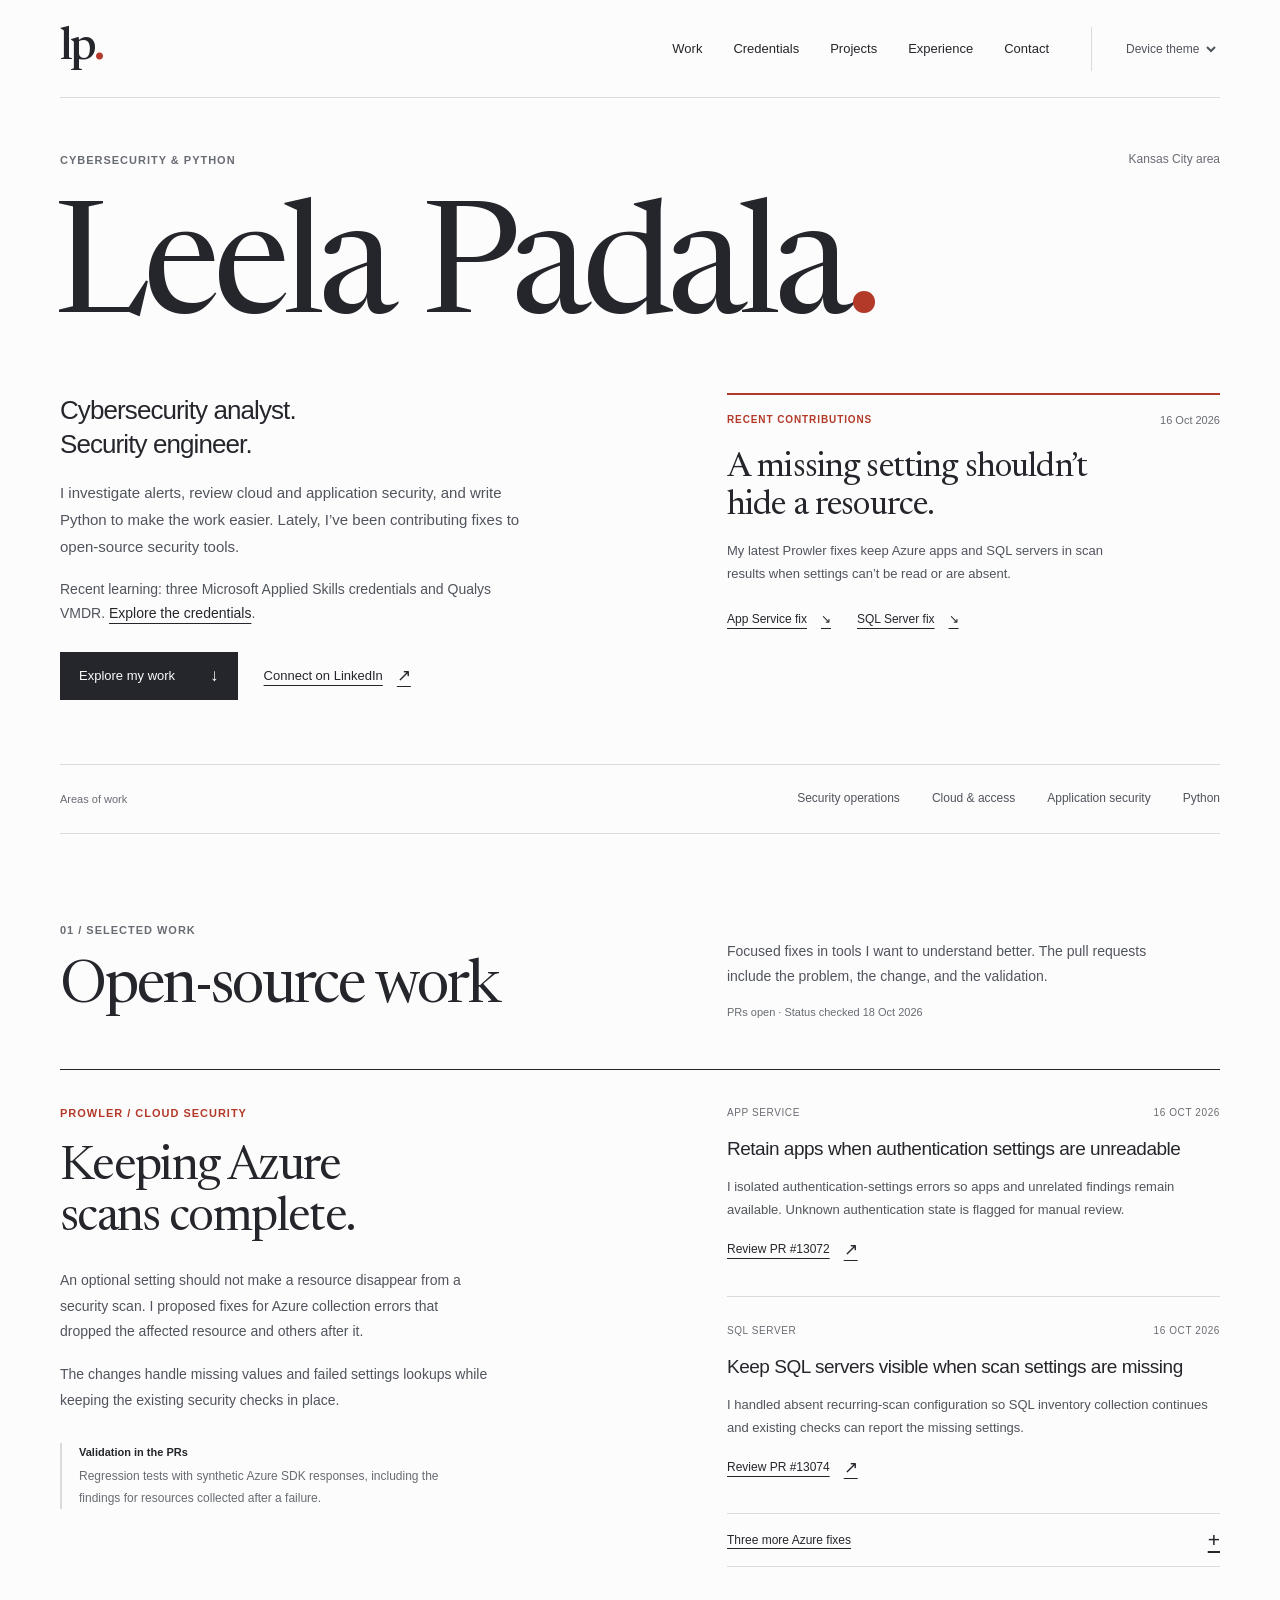
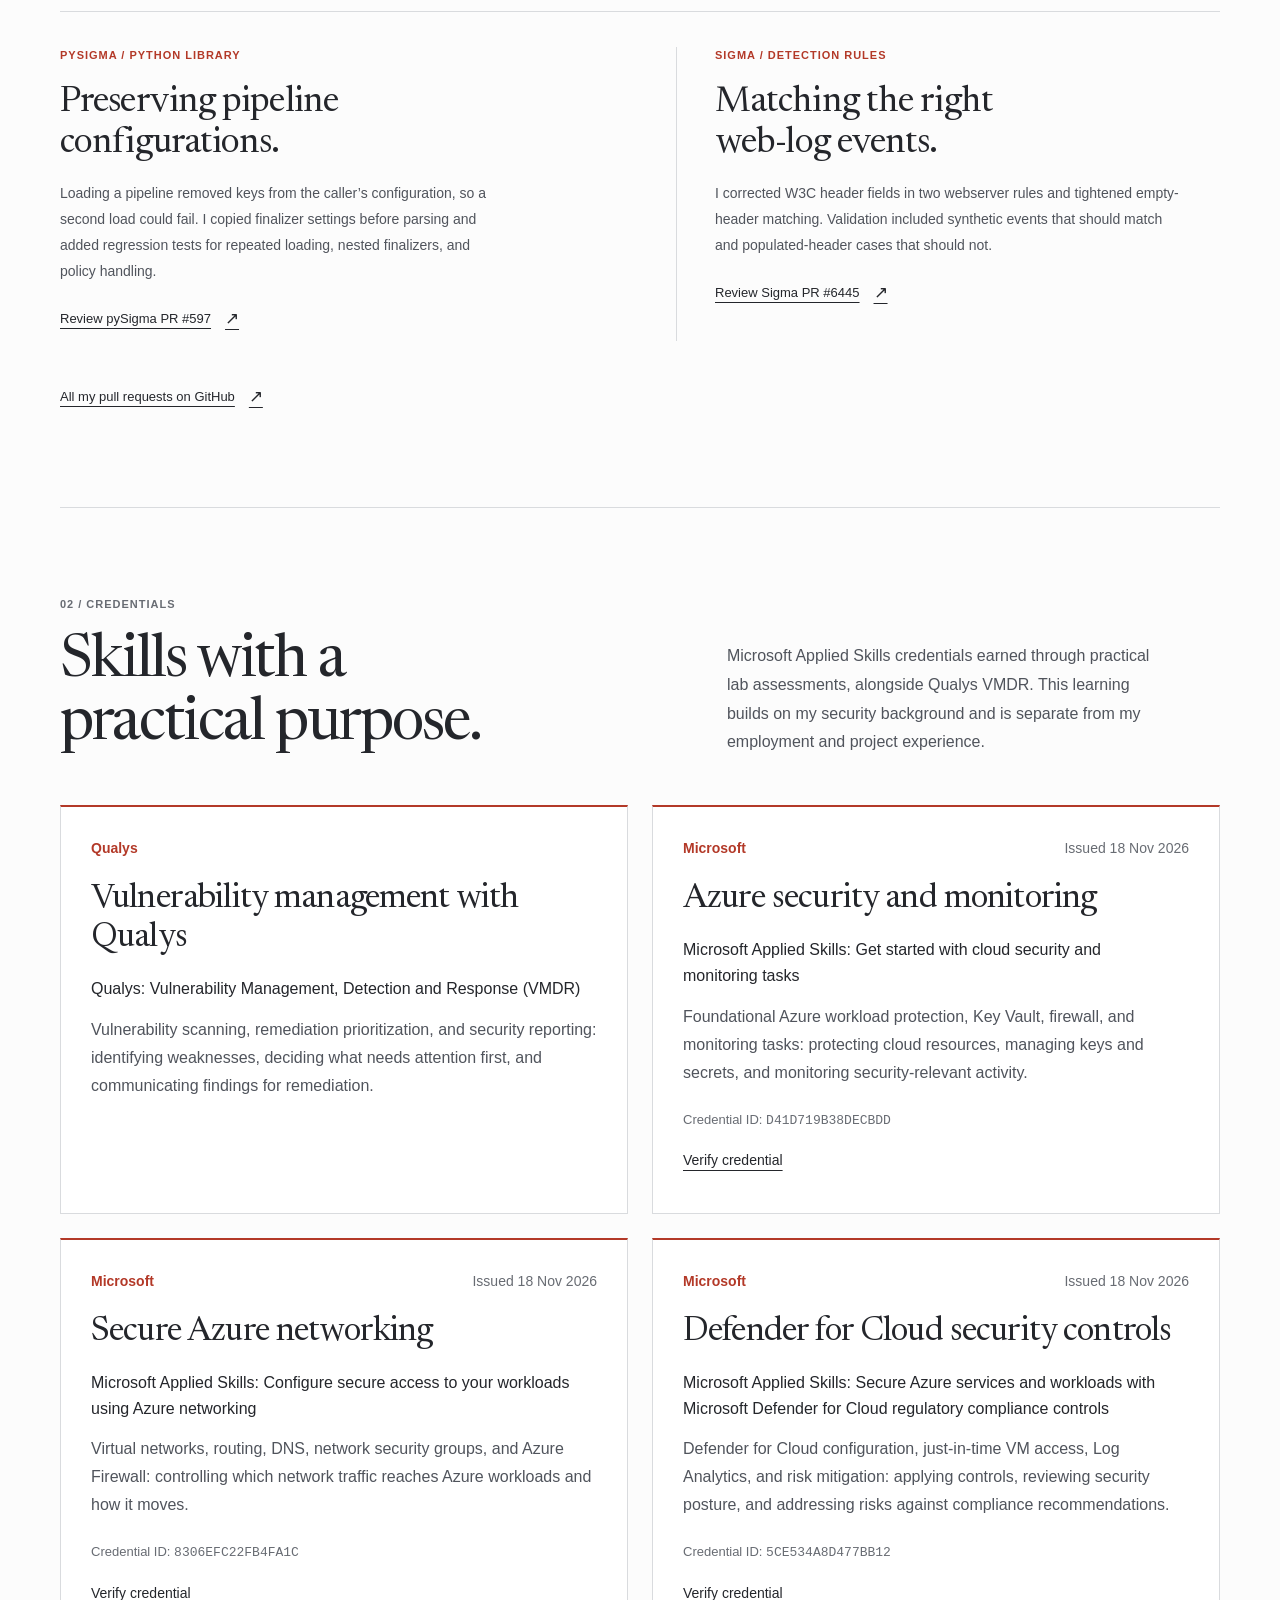
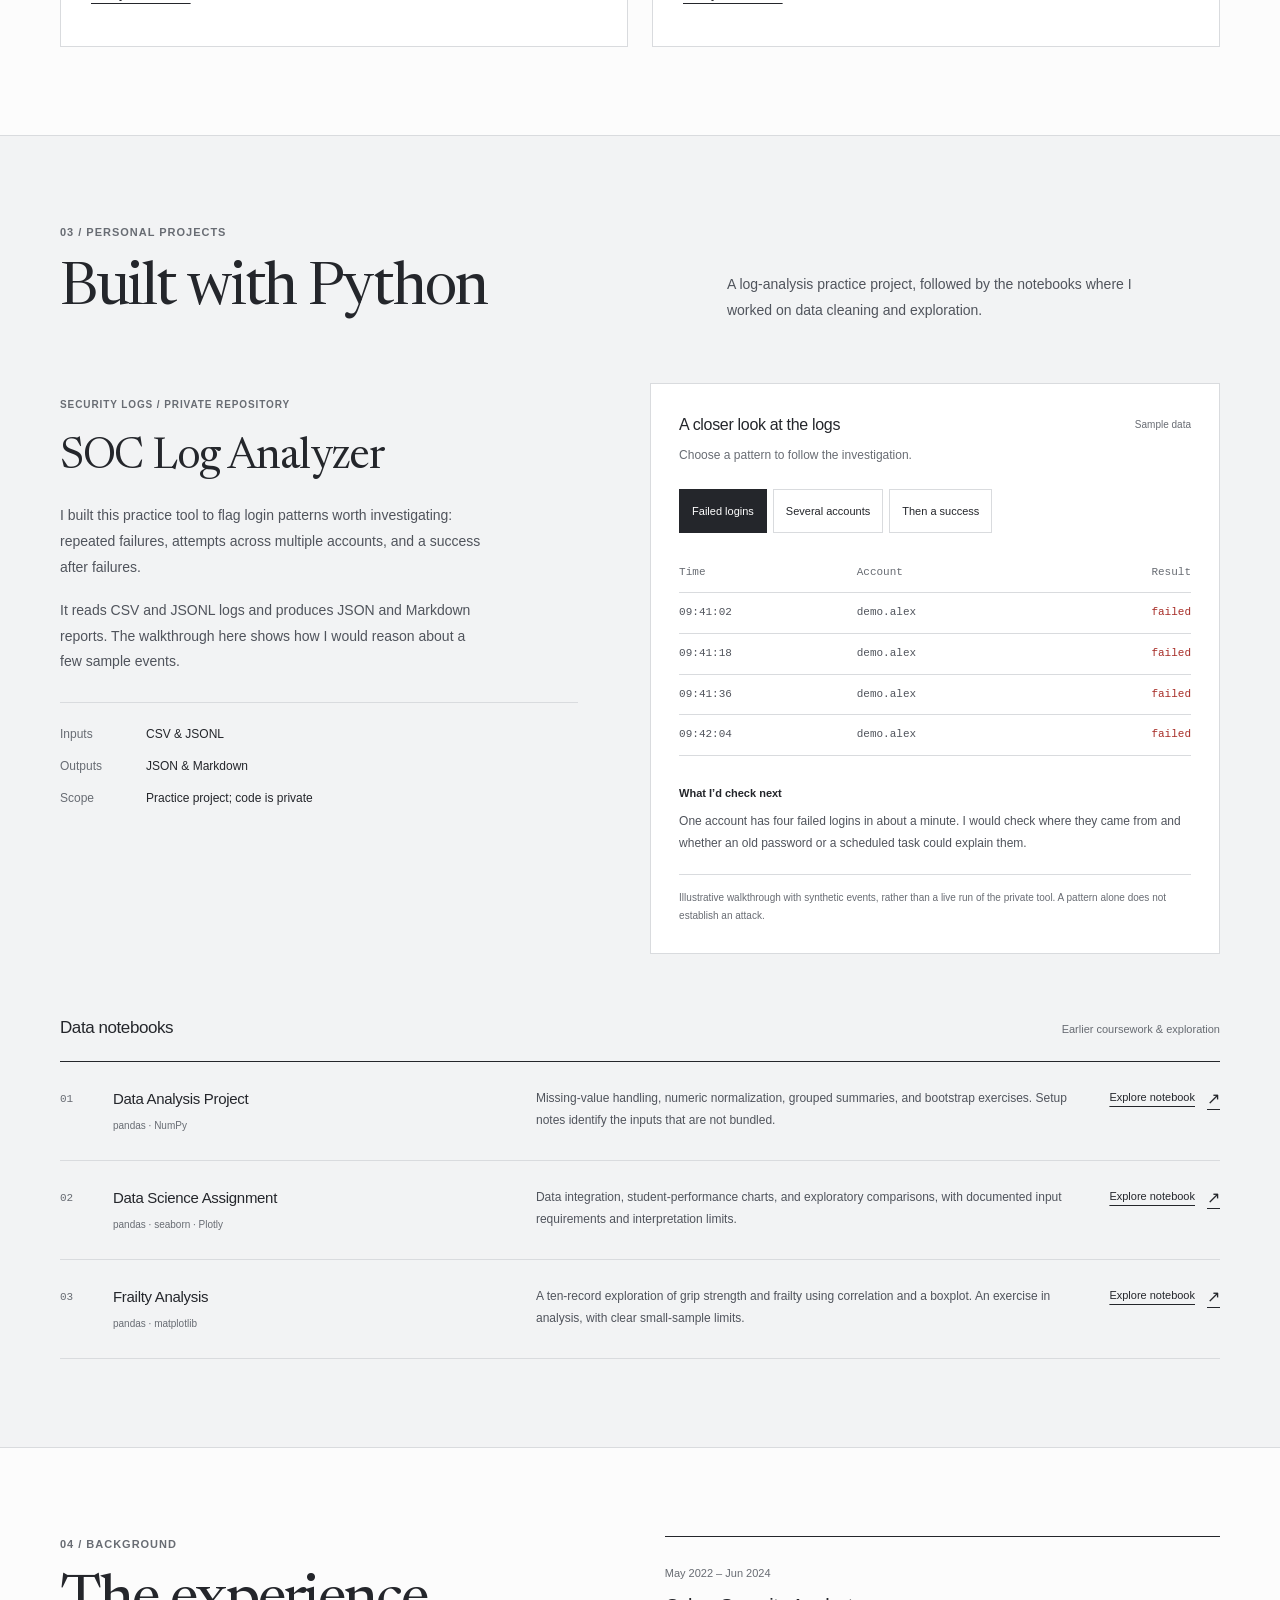
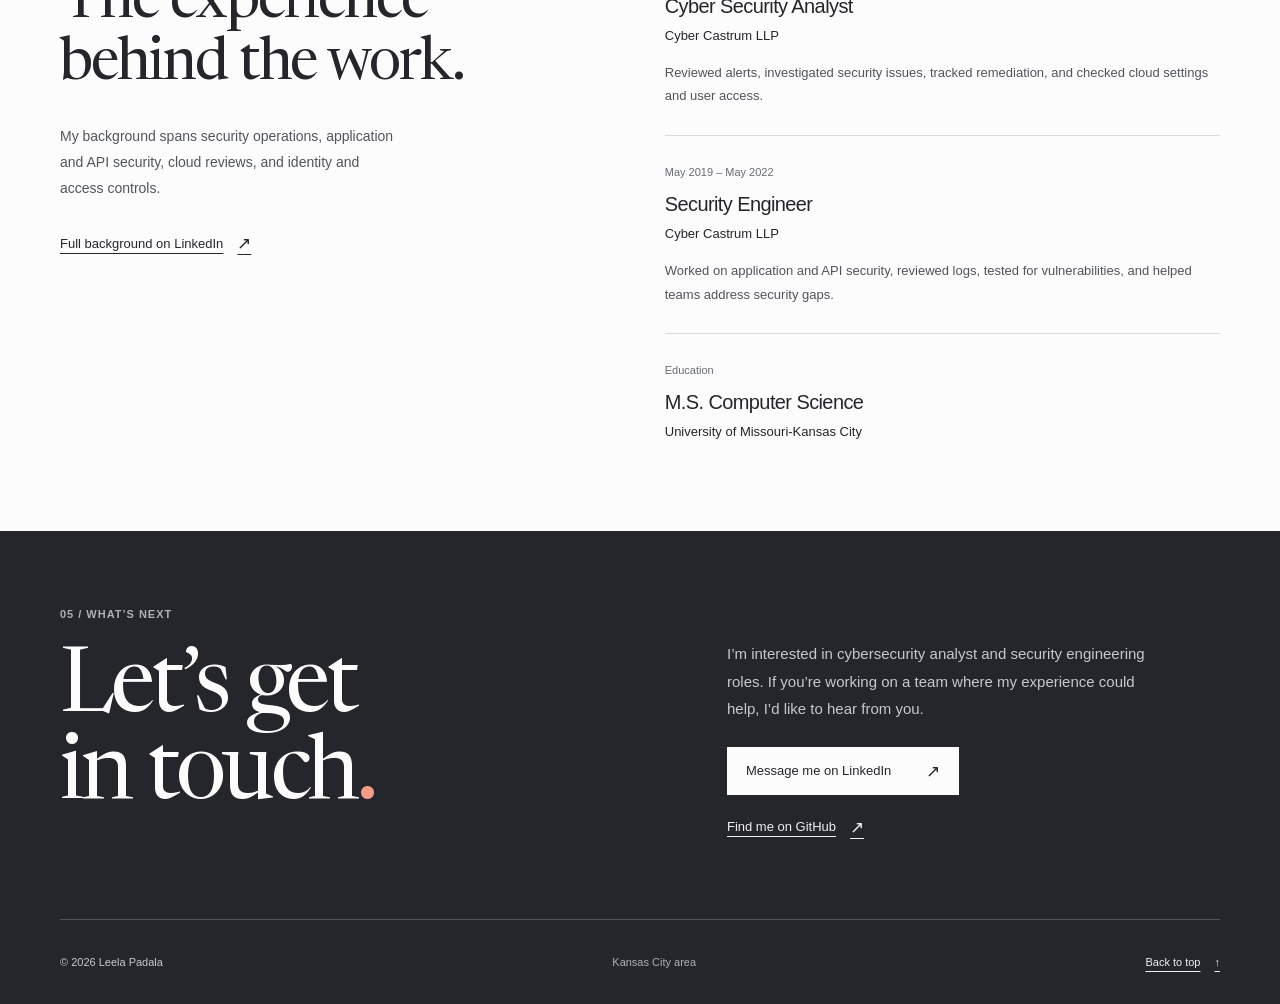
<file: index.html>
<!doctype html>
<html lang="en">
<head>
  <meta charset="utf-8">
  <meta name="viewport" content="width=device-width,initial-scale=1">
  <meta name="description" content="Leela Padala's cybersecurity portfolio: security operations, Azure security fixes in Prowler, detection tooling, and Python projects.">
  <meta name="theme-color" content="#fcfcfc">
  <meta property="og:title" content="Leela Padala — Cybersecurity &amp; Python">
  <meta property="og:description" content="Security experience, recent open-source contributions, and a closer look at my Python projects.">
  <meta property="og:type" content="website">
  <meta property="og:url" content="https://leela-padala.github.io/">
  <link rel="canonical" href="https://leela-padala.github.io/">
  <title>Leela Padala — Cybersecurity &amp; Python</title>
  <script>
    try {
      const saved = localStorage.getItem('leela-portfolio-theme');
      document.documentElement.dataset.theme = saved === 'light' || saved === 'dark' ? saved : (matchMedia('(prefers-color-scheme: dark)').matches ? 'dark' : 'light');
    } catch (_) { /* CSS follows the device theme when storage is unavailable. */ }
  </script>
  <link rel="icon" href="mark.svg" type="image/svg+xml">
  <link rel="preload" href="assets/fonts/newsreader-latin.woff2" as="font" type="font/woff2" crossorigin>
  <link rel="stylesheet" href="styles.css">
  <script src="script.js" defer></script>
</head>
<body>
  <a class="skip" href="#main">Skip to content</a>
  <header class="masthead wrap">
    <a class="wordmark" href="#top" aria-label="Leela Padala, back to top">lp<span aria-hidden="true">.</span></a>
    <nav aria-label="Main navigation">
      <a href="#contributions">Work</a>
      <a href="#credentials">Credentials</a>
      <a href="#work">Projects</a>
      <a href="#background">Experience</a>
      <a href="#contact">Contact</a>
    </nav>
    <div class="theme-picker">
      <label class="sr-only" for="theme-choice">Color theme</label>
      <select id="theme-choice" disabled>
        <option value="system">Device theme</option>
        <option value="light">Light theme</option>
        <option value="dark">Dark theme</option>
      </select>
    </div>
  </header>

  <main id="main">
    <section class="hero wrap" id="top" aria-labelledby="intro-title">
      <div class="hero-kicker"><p class="eyebrow">Cybersecurity &amp; Python</p><p>Kansas City area</p></div>
      <h1 id="intro-title">Leela Padala<span class="accent">.</span></h1>
      <div class="hero-grid">
        <div class="hero-bio">
          <p class="role-title">Cybersecurity analyst.<br> Security engineer.</p>
          <p class="intro-text">I investigate alerts, review cloud and application security, and write Python to make the work easier. Lately, I’ve been contributing fixes to open-source security tools.</p>
          <p class="credential-highlight">Recent learning: three Microsoft Applied Skills credentials and Qualys VMDR. <a href="#credentials">Explore the credentials</a>.</p>
          <div class="hero-actions">
            <a class="button" href="#contributions">Explore my work <span aria-hidden="true">↓</span></a>
            <a class="text-link" href="https://www.linkedin.com/in/leela-padala/">Connect on LinkedIn <span aria-hidden="true">↗</span></a>
          </div>
        </div>
        <aside class="recent-note" aria-labelledby="recent-title">
          <div class="note-meta"><p class="eyebrow">Recent contributions</p><time datetime="2026-10-16">16 Oct 2026</time></div>
          <h2 id="recent-title">A missing setting shouldn’t hide a resource.</h2>
          <p>My latest Prowler fixes keep Azure apps and SQL servers in scan results when settings can’t be read or are absent.</p>
          <div class="recent-links">
            <a href="#azure-app">App Service fix <span aria-hidden="true">↘</span></a>
            <a href="#azure-sql">SQL Server fix <span aria-hidden="true">↘</span></a>
          </div>
        </aside>
      </div>
      <div class="focus-strip"><p>Areas of work</p><ul aria-label="Areas of work"><li>Security operations</li><li>Cloud &amp; access</li><li>Application security</li><li>Python</li></ul></div>
    </section>

    <section class="section wrap" id="contributions" aria-labelledby="contributions-title">
      <div class="section-heading">
        <div><p class="eyebrow section-number">01 / Selected work</p><h2 id="contributions-title">Open-source work</h2></div>
        <div class="section-context"><p>Focused fixes in tools I want to understand better. The pull requests include the problem, the change, and the validation.</p><p class="status-note">PRs open · Status checked <time datetime="2026-10-18">18 Oct 2026</time></p></div>
      </div>
      <article class="featured-work" aria-labelledby="prowler-title">
        <div class="featured-copy">
          <p class="work-type">Prowler / Cloud security</p>
          <h3 id="prowler-title">Keeping Azure<br> scans complete.</h3>
          <p>An optional setting should not make a resource disappear from a security scan. I proposed fixes for Azure collection errors that dropped the affected resource and others after it.</p>
          <p>The changes handle missing values and failed settings lookups while keeping the existing security checks in place.</p>
          <div class="validation-note"><span>Validation in the PRs</span><p>Regression tests with synthetic Azure SDK responses, including the findings for resources collected after a failure.</p></div>
        </div>
        <div class="change-list">
          <article class="change" id="azure-app">
            <div class="change-meta"><span>App Service</span><span>16 Oct 2026</span></div>
            <h4>Retain apps when authentication settings are unreadable</h4>
            <p>I isolated authentication-settings errors so apps and unrelated findings remain available. Unknown authentication state is flagged for manual review.</p>
            <a class="text-link" href="https://github.com/prowler-cloud/prowler/pull/13072">Review PR #13072 <span aria-hidden="true">↗</span></a>
          </article>
          <article class="change" id="azure-sql">
            <div class="change-meta"><span>SQL Server</span><span>16 Oct 2026</span></div>
            <h4>Keep SQL servers visible when scan settings are missing</h4>
            <p>I handled absent recurring-scan configuration so SQL inventory collection continues and existing checks can report the missing settings.</p>
            <a class="text-link" href="https://github.com/prowler-cloud/prowler/pull/13074">Review PR #13074 <span aria-hidden="true">↗</span></a>
          </article>
          <details class="earlier-fixes">
            <summary>Three more Azure fixes <span class="details-icon" aria-hidden="true">+</span></summary>
            <div class="earlier-list">
              <article><h5>Virtual machines</h5><p>Keep VMs in inventory when security flags are null, with coverage for downstream findings.</p><a class="text-link" href="https://github.com/prowler-cloud/prowler/pull/13042">VM fix #13042 <span aria-hidden="true">↗</span></a></article>
              <article><h5>Storage accounts</h5><p>Handle absent private-endpoint lists without dropping the account or stopping collection.</p><a class="text-link" href="https://github.com/prowler-cloud/prowler/pull/13031">Storage fix #13031 <span aria-hidden="true">↗</span></a></article>
              <article><h5>Network security groups</h5><p>Detect internet sources in prefix lists as well as the single-source field.</p><a class="text-link" href="https://github.com/prowler-cloud/prowler/pull/13029">Network fix #13029 <span aria-hidden="true">↗</span></a></article>
            </div>
          </details>
        </div>
      </article>
      <div class="work-pair">
        <article>
          <p class="work-type">pySigma / Python library</p>
          <h3>Preserving pipeline<br> configurations.</h3>
          <p>Loading a pipeline removed keys from the caller’s configuration, so a second load could fail. I copied finalizer settings before parsing and added regression tests for repeated loading, nested finalizers, and policy handling.</p>
          <a class="text-link" href="https://github.com/SigmaHQ/pySigma/pull/597">Review pySigma PR #597 <span aria-hidden="true">↗</span></a>
        </article>
        <article>
          <p class="work-type">Sigma / Detection rules</p>
          <h3>Matching the right<br> web-log events.</h3>
          <p>I corrected W3C header fields in two webserver rules and tightened empty-header matching. Validation included synthetic events that should match and populated-header cases that should not.</p>
          <a class="text-link" href="https://github.com/SigmaHQ/sigma/pull/6445">Review Sigma PR #6445 <span aria-hidden="true">↗</span></a>
        </article>
      </div>
      <a class="text-link section-link" href="https://github.com/search?q=is%3Apr+author%3Aleela-padala&amp;type=pullrequests">All my pull requests on GitHub <span aria-hidden="true">↗</span></a>
    </section>

    <section class="section wrap credentials-section" id="credentials" aria-labelledby="credentials-title">
      <div class="section-heading">
        <div><p class="eyebrow section-number">02 / Credentials</p><h2 id="credentials-title">Skills with a<br> practical purpose.</h2></div>
        <p class="credential-intro">Microsoft Applied Skills credentials earned through practical lab assessments, alongside Qualys VMDR. This learning builds on my security background and is separate from my employment and project experience.</p>
      </div>
      <div class="credential-grid">
        <article class="credential-card" aria-labelledby="qualys-title">
          <p class="credential-issuer">Qualys</p>
          <h3 id="qualys-title">Vulnerability management with Qualys</h3>
          <p class="credential-official">Qualys: Vulnerability Management, Detection and Response (VMDR)</p>
          <p class="credential-description">Vulnerability scanning, remediation prioritization, and security reporting: identifying weaknesses, deciding what needs attention first, and communicating findings for remediation.</p>
        </article>
        <article class="credential-card" aria-labelledby="azure-security-title">
          <div class="credential-meta"><p class="credential-issuer">Microsoft</p><p>Issued <time datetime="2026-11-18">18 Nov 2026</time></p></div>
          <h3 id="azure-security-title">Azure security and monitoring</h3>
          <p class="credential-official">Microsoft Applied Skills: Get started with cloud security and monitoring tasks</p>
          <p class="credential-description">Foundational Azure workload protection, Key Vault, firewall, and monitoring tasks: protecting cloud resources, managing keys and secrets, and monitoring security-relevant activity.</p>
          <p class="credential-id">Credential ID: <span>D41D719B38DECBDD</span></p>
          <a class="text-link credential-verify" href="https://learn.microsoft.com/en-us/users/leelapadala-8738/credentials/d41d719b38decbdd" aria-label="Verify credential: Azure security and monitoring on Microsoft Learn">Verify credential</a>
        </article>
        <article class="credential-card" aria-labelledby="azure-networking-title">
          <div class="credential-meta"><p class="credential-issuer">Microsoft</p><p>Issued <time datetime="2026-11-18">18 Nov 2026</time></p></div>
          <h3 id="azure-networking-title">Secure Azure networking</h3>
          <p class="credential-official">Microsoft Applied Skills: Configure secure access to your workloads using Azure networking</p>
          <p class="credential-description">Virtual networks, routing, DNS, network security groups, and Azure Firewall: controlling which network traffic reaches Azure workloads and how it moves.</p>
          <p class="credential-id">Credential ID: <span>8306EFC22FB4FA1C</span></p>
          <a class="text-link credential-verify" href="https://learn.microsoft.com/en-us/users/leelapadala-8738/credentials/8306efc22fb4fa1c" aria-label="Verify credential: Secure Azure networking on Microsoft Learn">Verify credential</a>
        </article>
        <article class="credential-card" aria-labelledby="defender-title">
          <div class="credential-meta"><p class="credential-issuer">Microsoft</p><p>Issued <time datetime="2026-11-18">18 Nov 2026</time></p></div>
          <h3 id="defender-title">Defender for Cloud security controls</h3>
          <p class="credential-official">Microsoft Applied Skills: Secure Azure services and workloads with Microsoft Defender for Cloud regulatory compliance controls</p>
          <p class="credential-description">Defender for Cloud configuration, just-in-time VM access, Log Analytics, and risk mitigation: applying controls, reviewing security posture, and addressing risks against compliance recommendations.</p>
          <p class="credential-id">Credential ID: <span>5CE534A8D477BB12</span></p>
          <a class="text-link credential-verify" href="https://learn.microsoft.com/en-us/users/leelapadala-8738/credentials/5ce534a8d477bb12" aria-label="Verify credential: Defender for Cloud security controls on Microsoft Learn">Verify credential</a>
        </article>
      </div>
    </section>

    <section class="projects-section" id="work" aria-labelledby="work-title">
      <div class="section wrap">
        <div class="section-heading">
          <div><p class="eyebrow section-number">03 / Personal projects</p><h2 id="work-title">Built with Python</h2></div>
          <p class="section-intro">A log-analysis practice project, followed by the notebooks where I worked on data cleaning and exploration.</p>
        </div>
        <article class="lead-project" id="log-study" aria-labelledby="log-title">
          <div class="project-copy">
            <p class="work-type">Security logs / Private repository</p>
            <h3 id="log-title">SOC Log Analyzer</h3>
            <p>I built this practice tool to flag login patterns worth investigating: repeated failures, attempts across multiple accounts, and a success after failures.</p>
            <p>It reads CSV and JSONL logs and produces JSON and Markdown reports. The walkthrough here shows how I would reason about a few sample events.</p>
            <dl class="project-facts"><div><dt>Inputs</dt><dd>CSV &amp; JSONL</dd></div><div><dt>Outputs</dt><dd>JSON &amp; Markdown</dd></div><div><dt>Scope</dt><dd>Practice project; code is private</dd></div></dl>
          </div>
          <div class="log-demo">
            <div class="demo-header"><h4>A closer look at the logs</h4><span>Sample data</span></div>
            <p class="demo-intro">Choose a pattern to follow the investigation.</p>
            <div class="pattern-buttons" role="group" aria-label="Sample login patterns">
              <button type="button" data-pattern="failures" aria-pressed="true">Failed logins</button>
              <button type="button" data-pattern="spray" aria-pressed="false">Several accounts</button>
              <button type="button" data-pattern="success" aria-pressed="false">Then a success</button>
            </div>
            <div class="table-scroll" tabindex="0" role="region" aria-label="Sample login events">
              <table><caption class="sr-only">Synthetic login events for the selected pattern</caption><thead><tr><th scope="col">Time</th><th scope="col">Account</th><th scope="col">Result</th></tr></thead><tbody id="log-rows"><tr><td>09:41:02</td><td>demo.alex</td><td><span class="failure">failed</span></td></tr><tr><td>09:41:18</td><td>demo.alex</td><td><span class="failure">failed</span></td></tr><tr><td>09:41:36</td><td>demo.alex</td><td><span class="failure">failed</span></td></tr><tr><td>09:42:04</td><td>demo.alex</td><td><span class="failure">failed</span></td></tr></tbody></table>
            </div>
            <div class="analyst-note" aria-live="polite" aria-atomic="true"><span>What I’d check next</span><p id="pattern-note">One account has four failed logins in about a minute. I would check where they came from and whether an old password or a scheduled task could explain them.</p></div>
            <p class="demo-caveat">Illustrative walkthrough with synthetic events, rather than a live run of the private tool. A pattern alone does not establish an attack.</p>
          </div>
        </article>
        <div class="notebook-heading"><h3>Data notebooks</h3><p>Earlier coursework &amp; exploration</p></div>
        <div class="notebooks">
          <article><span class="notebook-number" aria-hidden="true">01</span><div><h4>Data Analysis Project</h4><p class="notebook-tools">pandas · NumPy</p></div><p>Missing-value handling, numeric normalization, grouped summaries, and bootstrap exercises. Setup notes identify the inputs that are not bundled.</p><a class="text-link" href="https://github.com/leela-padala/Data_Analysis_Project" aria-label="Explore notebook: Data Analysis Project on GitHub">Explore notebook <span aria-hidden="true">↗</span></a></article>
          <article><span class="notebook-number" aria-hidden="true">02</span><div><h4>Data Science Assignment</h4><p class="notebook-tools">pandas · seaborn · Plotly</p></div><p>Data integration, student-performance charts, and exploratory comparisons, with documented input requirements and interpretation limits.</p><a class="text-link" href="https://github.com/leela-padala/Data_Science_Assignment" aria-label="Explore notebook: Data Science Assignment on GitHub">Explore notebook <span aria-hidden="true">↗</span></a></article>
          <article><span class="notebook-number" aria-hidden="true">03</span><div><h4>Frailty Analysis</h4><p class="notebook-tools">pandas · matplotlib</p></div><p>A ten-record exploration of grip strength and frailty using correlation and a boxplot. An exercise in analysis, with clear small-sample limits.</p><a class="text-link" href="https://github.com/leela-padala/Frailty_Analysis" aria-label="Explore notebook: Frailty Analysis on GitHub">Explore notebook <span aria-hidden="true">↗</span></a></article>
        </div>
      </div>
    </section>

    <section class="section wrap background" id="background" aria-labelledby="background-title">
      <div class="background-intro"><p class="eyebrow section-number">04 / Background</p><h2 id="background-title">The experience<br> behind the work.</h2><p>My background spans security operations, application and API security, cloud reviews, and identity and access controls.</p><a class="text-link" href="https://www.linkedin.com/in/leela-padala/">Full background on LinkedIn <span aria-hidden="true">↗</span></a></div>
      <div class="timeline">
        <article><p class="timeline-date">May 2022 – Jun 2024</p><h3>Cyber Security Analyst</h3><p class="company">Cyber Castrum LLP</p><p>Reviewed alerts, investigated security issues, tracked remediation, and checked cloud settings and user access.</p></article>
        <article><p class="timeline-date">May 2019 – May 2022</p><h3>Security Engineer</h3><p class="company">Cyber Castrum LLP</p><p>Worked on application and API security, reviewed logs, tested for vulnerabilities, and helped teams address security gaps.</p></article>
        <article class="education"><p class="timeline-date">Education</p><h3>M.S. Computer Science</h3><p class="company">University of Missouri-Kansas City</p></article>
      </div>
    </section>

    <section class="contact" id="contact" aria-labelledby="contact-title"><div class="wrap">
      <div class="contact-grid"><div><p class="eyebrow">05 / What’s next</p><h2 id="contact-title">Let’s get<br> in touch<span>.</span></h2></div><div class="contact-copy"><p>I’m interested in cybersecurity analyst and security engineering roles. If you’re working on a team where my experience could help, I’d like to hear from you.</p><a class="button" href="https://www.linkedin.com/in/leela-padala/">Message me on LinkedIn <span aria-hidden="true">↗</span></a><a class="text-link github-link" href="https://github.com/leela-padala">Find me on GitHub <span aria-hidden="true">↗</span></a></div></div>
      <footer><p>© 2026 Leela Padala</p><p class="footer-note">Kansas City area</p><a href="#top">Back to top <span aria-hidden="true">↑</span></a></footer>
    </div></section>
  </main>
  <noscript><p class="noscript wrap">The sample log shows failed logins. Enable JavaScript to try the other examples or change the theme.</p></noscript>
</body>
</html>
</file>
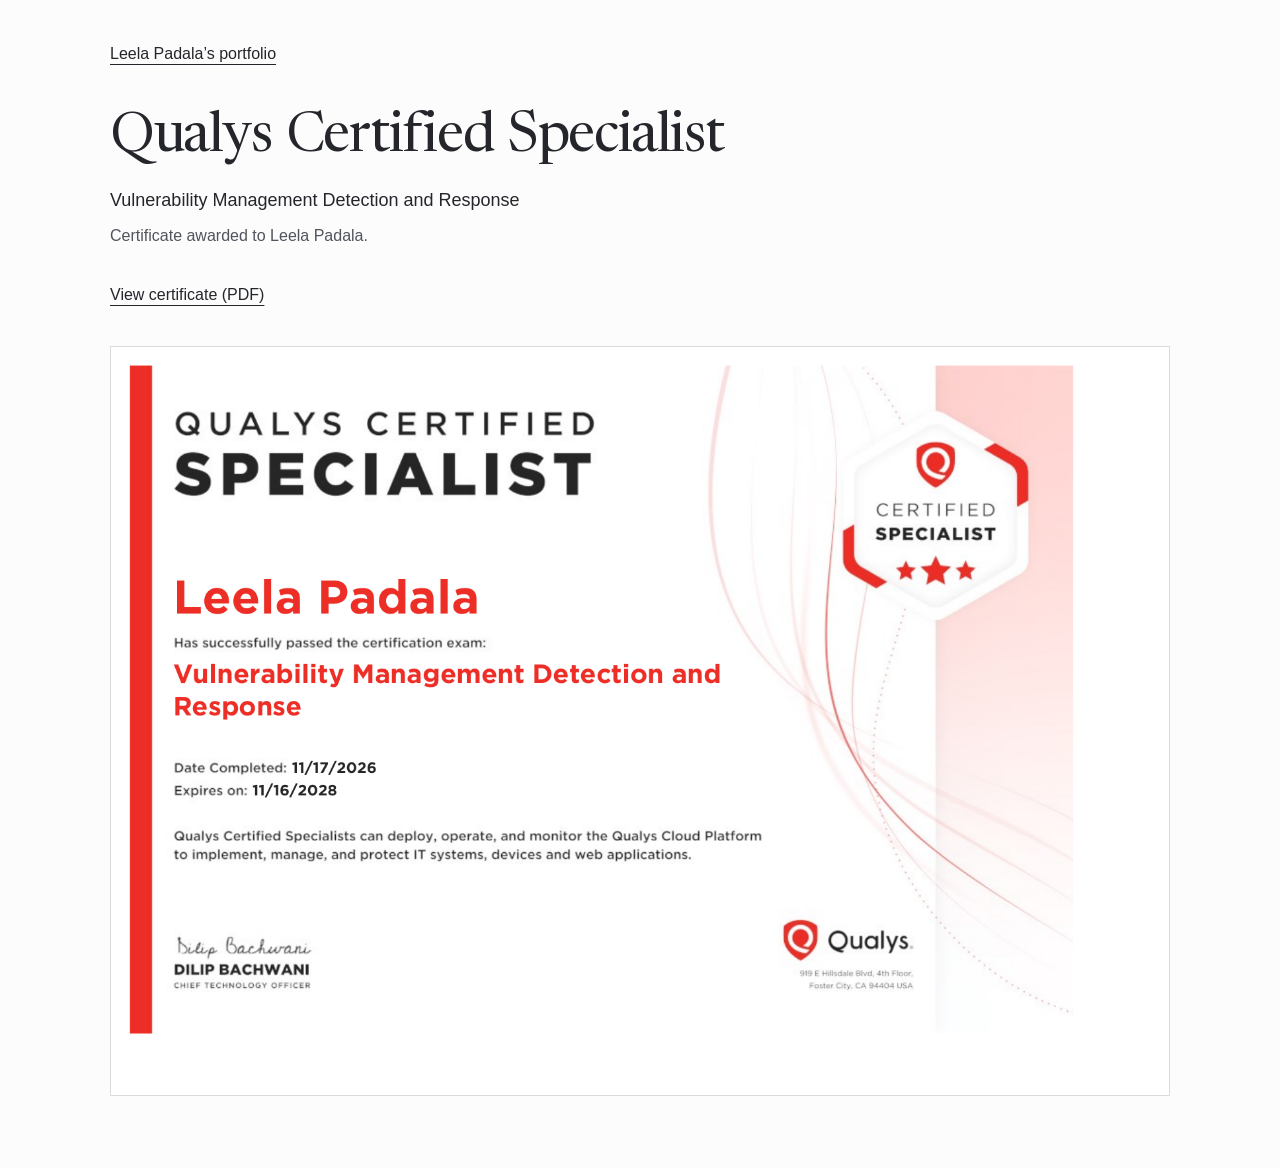
<file: assets/credentials/qualys-vmdr.html>
<!doctype html>
<html lang="en">
<head>
  <meta charset="utf-8">
  <meta name="viewport" content="width=device-width,initial-scale=1">
  <title>Qualys VMDR Certificate — Leela Padala</title>
  <meta name="description" content="Leela Padala’s Qualys Certified Specialist certificate in Vulnerability Management Detection and Response. View the certificate and original PDF.">
  <meta property="og:type" content="website">
  <meta property="og:title" content="Qualys Certified Specialist — Leela Padala">
  <meta property="og:description" content="Vulnerability Management Detection and Response. View Leela Padala’s certificate and original PDF.">
  <meta property="og:url" content="https://leela-padala.github.io/assets/credentials/qualys-vmdr.html">
  <meta property="og:image" content="https://leela-padala.github.io/assets/credentials/Qualys_VMDR_Certificate.png">
  <meta property="og:image:width" content="1600">
  <meta property="og:image:height" content="1131">
  <meta property="og:image:alt" content="Qualys Certified Specialist certificate awarded to Leela Padala for Vulnerability Management Detection and Response">
  <link rel="canonical" href="https://leela-padala.github.io/assets/credentials/qualys-vmdr.html">
  <link rel="icon" href="../../mark.svg" type="image/svg+xml">
  <link rel="stylesheet" href="../../styles.css">
  <style>
    .certificate-page { max-width: 1060px; padding-block: 32px 56px; }
    .certificate-page h1 { font-size: clamp(36px, 5vw, 56px); line-height: 1.1; margin: 32px 0 16px; letter-spacing: -.025em; }
    .certificate-subtitle { color: var(--ink); font-size: 1.125rem; margin-bottom: 8px; }
    .certificate-owner { margin-bottom: 24px; }
    .certificate-image { display: block; width: 100%; height: auto; margin: 28px 0 16px; background: #fff; border: 1px solid var(--line); }
    .certificate-page .text-link { font-size: 1rem; }
  </style>
</head>
<body>
  <main class="wrap certificate-page">
    <a class="text-link" href="../../#credentials">Leela Padala’s portfolio</a>
    <h1>Qualys Certified Specialist</h1>
    <p class="certificate-subtitle">Vulnerability Management Detection and Response</p>
    <p class="certificate-owner">Certificate awarded to Leela Padala.</p>
    <a class="text-link" href="Qualys_VMDR_Certificate.pdf">View certificate (PDF)</a>
    <img class="certificate-image" src="Qualys_VMDR_Certificate.png" width="1600" height="1131" alt="Qualys Certified Specialist certificate for Leela Padala: Vulnerability Management Detection and Response. Completed November 17, 2026; expires November 16, 2028.">
  </main>
</body>
</html>
</file>
<file: styles.css>
@font-face {
  font-family: Newsreader;
  font-style: normal;
  font-weight: 400 600;
  font-display: swap;
  src: url('assets/fonts/newsreader-latin.woff2') format('woff2');
}
:root {
  color-scheme: light;
  --page: #fcfcfc;
  --panel: #f2f3f4;
  --surface: #ffffff;
  --ink: #24262b;
  --body: #50545c;
  --muted: #686c73;
  --line: #d9dbde;
  --accent: #b33928;
  --focus: #b33928;
  --failure: #a72c26;
  --success: #25633f;
  --serif: Newsreader, Georgia, 'Times New Roman', serif;
  --sans: -apple-system, BlinkMacSystemFont, 'Segoe UI', Helvetica, Arial, sans-serif;
  --mono: 'SFMono-Regular', Consolas, 'Liberation Mono', monospace;
}
* { box-sizing: border-box; }
html { scroll-behavior: smooth; scroll-padding-top: 32px; }
body { margin: 0; background: var(--page); color: var(--body); font: 16px/1.65 var(--sans); -webkit-font-smoothing: antialiased; }
h1,h2,h3,h4,h5,p,dl { margin: 0; }
h1,h2,h3,h4,h5 { color: var(--ink); }
h1,h2 { font-family: var(--serif); font-weight: 400; font-optical-sizing: auto; }
h2 { font-size: clamp(40px, 4.6vw, 60px); line-height: 1.06; letter-spacing: -.035em; }
p { text-wrap: pretty; }
a { color: var(--ink); text-underline-offset: 5px; text-decoration-thickness: 1px; }
a:hover { color: var(--accent); }
a,button,select,summary { touch-action: manipulation; }
a,button,select { -webkit-tap-highlight-color: transparent; }
a:focus-visible,button:focus-visible,select:focus-visible,summary:focus-visible,[tabindex]:focus-visible { outline: 2px solid var(--focus); outline-offset: 5px; }
button,select { font: inherit; cursor: pointer; }
.wrap { width: min(1160px, calc(100% - 112px)); margin-inline: auto; }
.eyebrow,.work-type { font-size: 11px; line-height: 1.5; font-weight: 600; letter-spacing: .09em; text-transform: uppercase; }
.eyebrow { color: var(--muted); }
.accent,.wordmark span { color: var(--accent); }
.masthead { display: flex; align-items: center; gap: 42px; min-height: 98px; border-bottom: 1px solid var(--line); }
.wordmark { color: var(--ink); font: 500 45px/1 var(--serif); letter-spacing: -.06em; text-decoration: none; margin-right: auto; padding: 5px 8px 5px 0; }
.wordmark:hover { color: var(--accent); }
nav { display: flex; align-items: center; gap: 31px; }
nav a { min-height: 44px; display: inline-flex; align-items: center; text-decoration: none; font-size: 13px; font-weight: 500; }
nav a:hover { text-decoration: underline; }
.theme-picker { border-left: 1px solid var(--line); padding-left: 26px; }
.theme-picker select { min-height: 44px; max-width: 138px; font-size: 12px; color: var(--body); background: var(--page); border: 1px solid transparent; border-radius: 0; padding: 7px 3px; }
.theme-picker select:hover { border-bottom-color: var(--accent); }
.hero { padding-top: 52px; }
.hero-kicker { display: flex; justify-content: space-between; align-items: center; gap: 20px; }
.hero-kicker>p:last-child { font-size: 12px; color: var(--muted); }
h1 { font-size: clamp(78px, 12.1vw, 164px); line-height: 1.02; letter-spacing: -.045em; word-spacing: .045em; margin: 27px 0 38px -6px; }
.hero-grid { display: grid; grid-template-columns: 1.15fr 1fr; gap: 100px; align-items: start; }
.role-title { color: var(--ink); font-size: 26px; line-height: 1.32; font-weight: 500; letter-spacing: -.035em; margin-bottom: 18px; }
.intro-text { max-width: 460px; font-size: 15px; line-height: 1.8; }
.hero-actions { display: flex; flex-wrap: wrap; align-items: center; gap: 14px 26px; margin-top: 26px; }
.button { display: inline-flex; justify-content: space-between; align-items: center; gap: 35px; min-height: 48px; background: var(--ink); color: var(--page); border: 1px solid var(--ink); padding: 12px 18px; text-decoration: none; font-size: 13px; line-height: 1.5; font-weight: 500; }
.button:hover { background: var(--accent); border-color: var(--accent); color: var(--surface); }
.text-link { display: inline-flex; align-items: center; gap: 14px; min-height: 44px; padding-block: 8px; font-size: 13px; font-weight: 500; text-decoration: underline; }
.text-link:hover { text-decoration-thickness: 2px; }
.text-link span,.button span { font-family: var(--sans); font-size: 17px; line-height: 1; }
.recent-note { border-top: 2px solid var(--accent); padding-top: 16px; }
.note-meta { display: flex; justify-content: space-between; flex-wrap: wrap; align-items: center; gap: 8px; margin-bottom: 20px; }
.note-meta .eyebrow { color: var(--accent); font-size: 10px; }
.note-meta time { color: var(--muted); font-size: 11px; }
.recent-note h2 { font-size: 34px; line-height: 1.12; letter-spacing: -.025em; max-width: 380px; margin-bottom: 14px; }
.recent-note>p { font-size: 13px; line-height: 1.8; max-width: 400px; }
.recent-links { display: flex; flex-wrap: wrap; gap: 8px 26px; margin-top: 12px; }
.recent-links a { display: flex; align-items: center; gap: 14px; min-height: 44px; padding-block: 8px; font-size: 12px; text-decoration: underline; }
.focus-strip { display: flex; justify-content: space-between; align-items: center; gap: 24px; padding-block: 24px; border-block: 1px solid var(--line); margin-top: 64px; }
.focus-strip>p { color: var(--muted); font-size: 11px; }
.focus-strip ul { display: flex; flex-wrap: wrap; gap: 10px 32px; padding: 0; margin: 0; list-style: none; color: var(--body); font-size: 12px; }
.section { padding-block: 88px; }
.section-heading { display: grid; grid-template-columns: 1.15fr 1fr; gap: 100px; align-items: end; margin-bottom: 48px; }
.section-number { margin-bottom: 20px; }
.section-context>p:first-child,.section-intro { font-size: 14px; line-height: 1.8; max-width: 420px; }
.status-note { color: var(--muted); font-size: 11px; margin-top: 13px; }
.featured-work { display: grid; grid-template-columns: 1.15fr 1fr; gap: 100px; border-top: 1px solid var(--ink); padding-block: 35px 44px; }
.work-type { color: var(--accent); margin-bottom: 22px; }
.featured-copy h3 { font: 400 47px/1.08 var(--serif); letter-spacing: -.035em; margin-bottom: 23px; }
.featured-copy>p:not(.work-type) { font-size: 14px; line-height: 1.85; max-width: 430px; margin-bottom: 17px; }
.validation-note { border-left: 2px solid var(--line); padding-left: 17px; margin-top: 29px; max-width: 400px; }
.validation-note>span { display: block; color: var(--ink); font-size: 11px; font-weight: 600; margin-bottom: 5px; }
.validation-note p { font-size: 12px; line-height: 1.8; color: var(--muted); }
.change { padding-block: 0 24px; }
.change+.change { border-top: 1px solid var(--line); padding-top: 26px; }
.change-meta { display: flex; justify-content: space-between; gap: 20px; margin-bottom: 15px; font-size: 10px; color: var(--muted); text-transform: uppercase; letter-spacing: .06em; }
.change h4 { font-size: 19px; line-height: 1.4; font-weight: 500; letter-spacing: -.025em; margin-bottom: 12px; }
.change p { font-size: 13px; line-height: 1.8; margin-bottom: 6px; }
.change .text-link { font-size: 12px; }
.earlier-fixes { border-block: 1px solid var(--line); }
.earlier-fixes summary { display: flex; justify-content: space-between; align-items: center; gap: 20px; min-height: 52px; color: var(--ink); font-size: 12px; font-weight: 500; list-style: none; cursor: pointer; text-decoration: underline; text-underline-offset: 4px; }
.earlier-fixes summary::-webkit-details-marker { display: none; }
.earlier-fixes summary:hover { color: var(--accent); }
.details-icon { font-size: 21px; font-weight: 400; }
.earlier-fixes[open] .details-icon { transform: rotate(45deg); }
.earlier-list { padding-bottom: 8px; }
.earlier-list article { border-top: 1px solid var(--line); padding-top: 16px; margin-bottom: 10px; }
.earlier-list h5 { font-size: 13px; font-weight: 600; margin-bottom: 6px; }
.earlier-list p { font-size: 12px; line-height: 1.8; }
.earlier-list .text-link { font-size: 12px; }
.work-pair { display: grid; grid-template-columns: 1fr 1fr; gap: 72px; border-top: 1px solid var(--line); padding-top: 35px; }
.work-pair article+article { border-left: 1px solid var(--line); padding-left: 38px; }
.work-pair h3 { font: 400 36px/1.13 var(--serif); letter-spacing: -.025em; margin-bottom: 17px; }
.work-pair p:not(.work-type) { font-size: 14px; line-height: 1.85; max-width: 465px; margin-bottom: 12px; }
.work-pair .work-type { margin-bottom: 19px; }
.section-link { margin-top: 34px; }
.projects-section { background: var(--panel); border-block: 1px solid var(--line); }
.lead-project { display: grid; grid-template-columns: 1fr 1.1fr; gap: 72px; padding-block: 12px 60px; align-items: start; }
.project-copy { padding-top: 14px; }
.project-copy h3 { font: 400 43px/1.1 var(--serif); letter-spacing: -.03em; margin-bottom: 22px; }
.project-copy>p:not(.work-type) { font-size: 14px; line-height: 1.85; margin-bottom: 17px; max-width: 430px; }
.project-copy .work-type { color: var(--muted); font-size: 10px; }
.project-facts { border-top: 1px solid var(--line); padding-top: 16px; margin-top: 27px; }
.project-facts>div { display: grid; grid-template-columns: 70px 1fr; gap: 16px; padding-block: 6px; font-size: 12px; }
.project-facts dt { color: var(--muted); }
.project-facts dd { color: var(--ink); margin: 0; }
.log-demo { background: var(--surface); border: 1px solid var(--line); padding: 28px; }
.demo-header { display: flex; justify-content: space-between; flex-wrap: wrap; align-items: center; gap: 12px; margin-bottom: 8px; }
.demo-header h4 { font-size: 16px; font-weight: 500; letter-spacing: -.02em; }
.demo-header>span { font-size: 10px; color: var(--muted); }
.demo-intro { color: var(--muted); font-size: 12px; margin-bottom: 23px; }
.pattern-buttons { display: flex; flex-wrap: wrap; gap: 6px; margin-bottom: 20px; }
.pattern-buttons button { min-height: 44px; border: 1px solid var(--line); border-radius: 0; color: var(--ink); background: var(--surface); padding: 9px 12px; font-size: 11px; line-height: 1.5; }
.pattern-buttons button:hover { border-color: var(--ink); }
.pattern-buttons button[aria-pressed=true] { color: var(--surface); background: var(--ink); border-color: var(--ink); }
.table-scroll { overflow-x: auto; }
table { width: 100%; border-collapse: collapse; text-align: left; font: 11px/1.6 var(--mono); }
th { color: var(--muted); font-weight: 400; }
th,td { padding: 11px 10px; white-space: nowrap; border-bottom: 1px solid var(--line); }
th:first-child,td:first-child { padding-left: 0; }
th:last-child,td:last-child { padding-right: 0; text-align: right; }
.failure { color: var(--failure); }
.success { color: var(--success); font-weight: 600; }
.analyst-note { padding-top: 23px; }
.analyst-note>span { font-size: 11px; font-weight: 600; color: var(--ink); }
.analyst-note p { margin-top: 6px; font-size: 12px; line-height: 1.8; }
.demo-caveat { margin-top: 20px; padding-top: 14px; border-top: 1px solid var(--line); color: var(--muted); font-size: 10px; line-height: 1.8; }
.notebook-heading { display: flex; justify-content: space-between; flex-wrap: wrap; align-items: baseline; gap: 10px; margin-bottom: 19px; }
.notebook-heading h3 { font-size: 17px; font-weight: 500; letter-spacing: -.025em; }
.notebook-heading>p { font-size: 11px; color: var(--muted); }
.notebooks { border-top: 1px solid var(--ink); }
.notebooks article { display: grid; grid-template-columns: 25px 1.05fr 1.45fr auto; gap: 28px; align-items: start; padding-block: 26px; border-bottom: 1px solid var(--line); }
.notebook-number { color: var(--muted); font: 11px/1.8 var(--mono); padding-top: 2px; }
.notebooks h4 { font-size: 15px; line-height: 1.5; font-weight: 500; letter-spacing: -.02em; }
.notebook-tools { font-size: 10px; color: var(--muted); margin-top: 7px; }
.notebooks article>p { font-size: 12px; line-height: 1.8; }
.notebooks .text-link { padding-top: 0; min-height: 44px; align-items: flex-start; white-space: nowrap; font-size: 11px; gap: 12px; }
.notebooks .text-link span { font-size: 16px; padding-top: 3px; }
.background { display: grid; grid-template-columns: 1fr 1.1fr; gap: 100px; }
.background-intro>p:not(.eyebrow) { max-width: 370px; font-size: 14px; line-height: 1.85; margin-top: 26px; }
.background-intro .text-link { margin-top: 20px; }
.timeline article { padding-block: 27px; border-top: 1px solid var(--line); }
.timeline article:first-child { border-top-color: var(--ink); }
.timeline-date { color: var(--muted); font-size: 11px; margin-bottom: 10px; }
.timeline h3 { font-size: 20px; font-weight: 500; line-height: 1.3; letter-spacing: -.03em; margin-bottom: 6px; }
.timeline .company { font-size: 13px; color: var(--ink); }
.timeline article>p:last-child:not(.company) { font-size: 13px; line-height: 1.8; margin-top: 15px; }
.timeline .education { padding-bottom: 0; }
.contact { background: #24262b; color: #c7c9cf; padding-top: 75px; }
.contact-grid { display: grid; grid-template-columns: 1.15fr 1fr; gap: 100px; padding-bottom: 70px; }
.contact .eyebrow { color: #aeb1b8; margin-bottom: 25px; }
.contact h2 { color: #fcfcfc; font-size: clamp(58px, 7vw, 89px); line-height: .98; letter-spacing: -.04em; }
.contact h2 span { color: #f69b88; }
.contact-copy { padding-top: 34px; }
.contact-copy>p { font-size: 15px; line-height: 1.85; max-width: 430px; margin-bottom: 24px; }
.contact .button { background: #fcfcfc; border-color: #fcfcfc; color: #24262b; }
.contact .button:hover { background: #f69b88; border-color: #f69b88; }
.contact .text-link,.contact footer a { color: #f0f0f2; }
.contact .text-link:hover,.contact footer a:hover { color: #f69b88; }
.github-link { display: flex; width: fit-content; margin-top: 10px; }
.contact a:focus-visible { outline-color: #f69b88; }
.contact footer { display: flex; justify-content: space-between; align-items: center; flex-wrap: wrap; gap: 20px; min-height: 85px; padding-block: 16px; border-top: 1px solid #505259; font-size: 11px; }
.contact footer a { display: inline-flex; gap: 14px; align-items: center; min-height: 44px; }
.footer-note { color: #aeb1b8; }
.skip { position: fixed; top: -100px; left: 20px; z-index: 20; background: var(--ink); color: var(--page); padding: 12px 20px; }
.skip:focus { top: 14px; }
.skip:hover { color: var(--page); }
.sr-only { position: absolute; width: 1px; height: 1px; margin: -1px; overflow: hidden; clip-path: inset(50%); white-space: nowrap; }
.noscript { padding-block: 24px; font-size: 13px; }
:root[data-theme=dark] {
  color-scheme: dark;
  --page: #191b1e; --panel: #202226; --surface: #25272c; --ink: #f0f0f2; --body: #c1c3c9; --muted: #a0a4ae; --line: #44474f;
  --accent: #f69b88; --focus: #f69b88; --failure: #ffa995; --success: #9bd8b3;
}
@media(prefers-color-scheme:dark) {
  :root:not([data-theme=light]) {
    color-scheme: dark;
    --page: #191b1e; --panel: #202226; --surface: #25272c; --ink: #f0f0f2; --body: #c1c3c9; --muted: #a0a4ae; --line: #44474f;
    --accent: #f69b88; --focus: #f69b88; --failure: #ffa995; --success: #9bd8b3;
  }
}
:root[data-theme=dark] .button:hover { color: var(--page); }
@media(prefers-color-scheme:dark) { :root:not([data-theme=light]) .button:hover { color: var(--page); } }
@media(min-width:1600px) {
  .hero { padding-top: 64px; }
  h1 { margin-top: 32px; margin-bottom: 44px; }
}
@media(max-width:1100px) {
  .wrap { width: calc(100% - 80px); }
  .hero-grid,.section-heading,.featured-work,.contact-grid,.background { gap: 60px; }
  .lead-project { gap: 45px; }
  .work-pair { gap: 45px; }
  .work-pair article+article { padding-left: 30px; }
  .notebooks article { grid-template-columns: 22px 1fr 1.2fr; gap: 12px 22px; }
  .notebooks .text-link { grid-column: 2; padding-top: 4px; }
  .notebooks article>p { grid-column: 3; grid-row: 1 / 3; }
  .log-demo { padding: 23px; }
}
@media(max-width:820px) {
  .wrap { width: calc(100% - 56px); }
  .masthead { min-height: 86px; gap: 23px; }
  nav { gap: 22px; }
  .theme-picker { padding-left: 18px; }
  .theme-picker select { font-size: 11px; max-width: 125px; }
  .hero { padding-top: 40px; }
  h1 { font-size: 14.1vw; margin-bottom: 35px; }
  .hero-grid,.section-heading,.featured-work,.contact-grid { gap: 38px; }
  .hero-grid { grid-template-columns: 1.1fr 1fr; }
  .role-title { font-size: 23px; }
  .intro-text { font-size: 14px; }
  .hero-actions { gap: 8px 20px; }
  .recent-note h2 { font-size: 30px; }
  .recent-note>p { font-size: 12px; }
  .focus-strip { margin-top: 45px; }
  .focus-strip ul { gap: 8px 22px; font-size: 11px; }
  .section { padding-block: 65px; }
  .section-heading { grid-template-columns: 1fr 1fr; }
  .section-context>p:first-child,.section-intro { font-size: 13px; }
  .featured-work { grid-template-columns: 1fr 1fr; }
  .featured-copy h3 { font-size: 38px; }
  .featured-copy>p:not(.work-type) { font-size: 13px; }
  .change h4 { font-size: 17px; }
  .work-pair { gap: 32px; }
  .work-pair article+article { padding-left: 25px; }
  .work-pair h3 { font-size: 31px; }
  .work-pair p:not(.work-type) { font-size: 13px; }
  .lead-project { grid-template-columns: 1fr; gap: 28px; padding-bottom: 42px; }
  .project-copy { display: grid; grid-template-columns: 1.1fr 1fr; gap: 0 36px; }
  .project-copy .work-type,.project-copy h3 { grid-column: 1 / -1; }
  .project-copy>p:not(.work-type) { grid-column: 1; }
  .project-facts { grid-column: 2; grid-row: 3 / 5; align-self: start; margin-top: 0; }
  .log-demo { padding: 28px; }
  .demo-header h4 { font-size: 18px; }
  .demo-intro,.analyst-note p { font-size: 13px; }
  table { font-size: 12px; }
  .background { gap: 45px; grid-template-columns: .95fr 1.05fr; }
  .contact { padding-top: 60px; }
  .contact-grid { padding-bottom: 50px; }
  .contact-copy>p { font-size: 14px; }
  .footer-note { display: none; }
}
@media(max-width:620px) {
  html { scroll-padding-top: 24px; }
  .wrap { width: calc(100% - 40px); }
  .masthead { display: grid; grid-template-columns: 1fr auto; gap: 0 16px; padding-top: 12px; min-height: 0; }
  .wordmark { font-size: 39px; }
  .theme-picker { grid-column: 2; grid-row: 1; border-left: 0; padding-left: 0; }
  nav { grid-column: 1 / -1; grid-row: 2; justify-content: space-between; gap: 18px; margin-top: 8px; padding-bottom: 4px; }
  nav a { font-size: 12px; }
  .hero { padding-top: 28px; }
  .hero-kicker { align-items: flex-start; }
  .hero-kicker .eyebrow { font-size: 9px; letter-spacing: .08em; }
  .hero-kicker>p:last-child { font-size: 10px; }
  h1 { font-size: clamp(62px, 15.5vw, 100px); letter-spacing: -.055em; margin: 22px 0 27px -2px; }
  .hero-grid { grid-template-columns: 1fr; gap: 36px; }
  .role-title { font-size: 24px; line-height: 1.35; margin-bottom: 16px; }
  .role-title br { display: none; }
  .intro-text { max-width: 500px; font-size: 14px; line-height: 1.8; }
  .hero-actions { margin-top: 21px; gap: 10px 22px; }
  .hero-actions .text-link { font-size: 12px; }
  .button { gap: 24px; padding-inline: 15px; font-size: 12px; }
  .recent-note { padding-top: 14px; }
  .note-meta { margin-bottom: 16px; }
  .recent-note h2 { font-size: 31px; max-width: 390px; }
  .recent-note>p { font-size: 13px; max-width: 500px; }
  .recent-links { margin-top: 8px; }
  .focus-strip { flex-direction: column; align-items: flex-start; gap: 12px; margin-top: 29px; padding-block: 19px; }
  .focus-strip ul { gap: 8px 20px; font-size: 10px; }
  .section { padding-block: 48px; }
  .section-heading { grid-template-columns: 1fr; gap: 20px; margin-bottom: 28px; }
  .section-number { margin-bottom: 15px; font-size: 10px; }
  h2 { font-size: 42px; }
  .section-context>p:first-child,.section-intro { font-size: 13px; max-width: 500px; }
  .status-note { font-size: 10px; margin-top: 9px; }
  .featured-work { grid-template-columns: 1fr; gap: 28px; padding-top: 25px; padding-bottom: 30px; }
  .work-type { font-size: 10px; margin-bottom: 17px; }
  .featured-copy h3 { font-size: 39px; margin-bottom: 18px; }
  .featured-copy h3 br { display: none; }
  .featured-copy>p:not(.work-type) { max-width: 500px; font-size: 14px; }
  .validation-note { margin-top: 22px; max-width: 500px; }
  .change { border-top: 1px solid var(--line); padding-top: 22px; padding-bottom: 18px; }
  .change+.change { padding-top: 22px; }
  .change h4 { font-size: 19px; }
  .change-meta { margin-bottom: 12px; }
  .work-pair { grid-template-columns: 1fr; gap: 28px; padding-top: 28px; }
  .work-pair article+article { padding-left: 0; border-left: 0; border-top: 1px solid var(--line); padding-top: 28px; }
  .work-pair h3 { font-size: 34px; }
  .work-pair p:not(.work-type) { font-size: 14px; }
  .section-link { margin-top: 23px; font-size: 12px; }
  .lead-project { gap: 24px; padding-top: 3px; padding-bottom: 34px; }
  .project-copy { display: block; padding-top: 0; }
  .project-copy h3 { font-size: 37px; margin-bottom: 20px; }
  .project-copy>p:not(.work-type) { max-width: 500px; }
  .project-facts { margin-top: 23px; }
  .log-demo { padding: 22px 19px; }
  .demo-header h4 { font-size: 16px; }
  .demo-intro { font-size: 12px; margin-bottom: 18px; }
  .pattern-buttons { gap: 6px; }
  .pattern-buttons button { font-size: 10px; padding-inline: 10px; }
  table { font-size: 10px; }
  th,td { padding: 11px 7px; }
  .analyst-note p { font-size: 12px; }
  .notebook-heading { margin-bottom: 17px; }
  .notebook-heading h3 { font-size: 16px; }
  .notebooks article { grid-template-columns: 21px 1fr; gap: 12px 13px; padding-block: 22px; }
  .notebooks h4 { font-size: 16px; }
  .notebooks article>p { grid-column: 2; grid-row: auto; font-size: 12px; }
  .notebooks .text-link { grid-column: 2; min-height: 44px; padding-top: 4px; align-items: center; font-size: 12px; }
  .notebooks .text-link span { padding-top: 0; }
  .background { grid-template-columns: 1fr; gap: 32px; }
  .background-intro h2 br { display: none; }
  .background-intro>p:not(.eyebrow) { margin-top: 20px; max-width: 500px; }
  .background-intro .text-link { margin-top: 12px; }
  .timeline article { padding-block: 24px; }
  .timeline h3 { font-size: 21px; }
  .contact { padding-top: 44px; }
  .contact-grid { grid-template-columns: 1fr; gap: 25px; padding-bottom: 35px; }
  .contact .eyebrow { font-size: 10px; margin-bottom: 22px; }
  .contact h2 { font-size: 65px; }
  .contact-copy { padding-top: 0; }
  .contact-copy>p { max-width: 500px; font-size: 14px; }
  .contact footer { font-size: 10px; gap: 12px; min-height: 76px; }
}
@media(max-width:360px) {
  .wrap { width: calc(100% - 32px); }
  nav { gap: 14px; }
  nav a { font-size: 11px; }
  h1 { font-size: 16vw; }
  .hero-actions { gap: 8px 14px; }
  .hero-actions .text-link { font-size: 11px; }
  .focus-strip ul { gap: 8px 15px; }
  .log-demo { padding-inline: 15px; }
  .pattern-buttons button { padding-inline: 8px; }
}
@media(prefers-reduced-motion:reduce) { html { scroll-behavior: auto; } }
@media(forced-colors:active) { .button,.pattern-buttons button[aria-pressed=true] { border: 2px solid ButtonText; } }
@media print {
  :root,:root[data-theme=dark],:root:not([data-theme=light]) { color-scheme: light; --page: #fff; --panel: #fff; --surface: #fff; --ink: #222; --body: #444; --muted: #555; --line: #ccc; --accent: #9b2f22; --failure: #a72c26; --success: #25633f; }
  .wrap { width: 100%; }
  .masthead { min-height: 60px; }
  nav,.theme-picker,.hero-actions,.pattern-buttons,.section-link,.contact footer a { display: none; }
  .hero,.section { padding-block: 25px; }
  h1 { font-size: 78px; margin-block: 20px; }
  h2 { font-size: 35px; }
  .hero-grid,.section-heading,.featured-work,.lead-project,.background,.contact-grid { display: block; }
  .recent-note,.featured-work,.change-list,.log-demo,.timeline { margin-top: 25px; }
  .focus-strip { margin-top: 25px; }
  .section-heading { margin-bottom: 25px; }
  .section-context,.section-intro { margin-top: 16px; }
  .work-pair { gap: 30px; }
  .work-pair h3 { font-size: 28px; }
  .log-demo,.change,.work-pair article,.timeline article,.notebooks article { break-inside: avoid; }
  .project-copy { display: block; }
  .project-facts { margin-top: 20px; }
  .contact { background: #fff; color: var(--body); padding-top: 25px; border-top: 1px solid var(--line); }
  .contact h2,.contact .eyebrow,.contact .text-link,.contact footer,.contact footer a,.contact h2 span { color: var(--ink); }
  .contact h2 { font-size: 45px; }
  .contact-copy { padding-top: 20px; }
  .contact .button { color: #222; background: #fff; border-color: #999; }
  .contact-grid { padding-bottom: 25px; }
  .contact footer { border-top-color: #ccc; min-height: 50px; }
}

/* Credentials use the existing theme colors and typography. */
.credential-highlight { margin-top: 18px; max-width: 460px; font-size: .875rem; line-height: 1.7; }
.credentials-section { border-top: 1px solid var(--line); }
.credential-intro { max-width: 440px; font-size: 1rem; line-height: 1.8; }
.credential-grid { display: grid; grid-template-columns: repeat(2, minmax(0, 1fr)); gap: 24px; }
.credential-card { display: flex; flex-direction: column; min-width: 0; padding: 30px; background: var(--surface); border: 1px solid var(--line); border-top: 2px solid var(--accent); }
.credential-meta { display: flex; justify-content: space-between; flex-wrap: wrap; gap: 8px 16px; }
.credential-issuer { color: var(--accent); font-weight: 600; }
.credential-meta,.credential-issuer { font-size: .875rem; }
.credential-meta { color: var(--muted); }
.credential-card h3 { font: 400 clamp(28px, 2.8vw, 34px)/1.15 var(--serif); letter-spacing: -.025em; margin-top: 20px; }
.credential-official { color: var(--ink); font-size: 1rem; font-weight: 500; line-height: 1.6; margin-top: 18px; }
.credential-description { font-size: 1rem; line-height: 1.75; margin-top: 14px; margin-bottom: 22px; }
.credential-id { margin-top: auto; color: var(--muted); font-size: .8125rem; overflow-wrap: anywhere; }
.credential-id span { font-family: var(--mono); }
.credential-verify { align-self: flex-start; font-size: .875rem; margin-top: 8px; }
@media(min-width:621px) and (max-width:1000px) { .masthead { flex-wrap: wrap; gap: 8px 24px; padding-block: 12px; } nav { gap: 22px; } }
@media(max-width:620px) {
  nav { flex-wrap: wrap; justify-content: flex-start; gap: 0 24px; }
  .credential-grid { grid-template-columns: 1fr; gap: 20px; }
  .credential-card { padding: 24px; }
  .credential-card h3 { font-size: 30px; }
}
@media print { .credential-card { break-inside: avoid; } }
</file>
